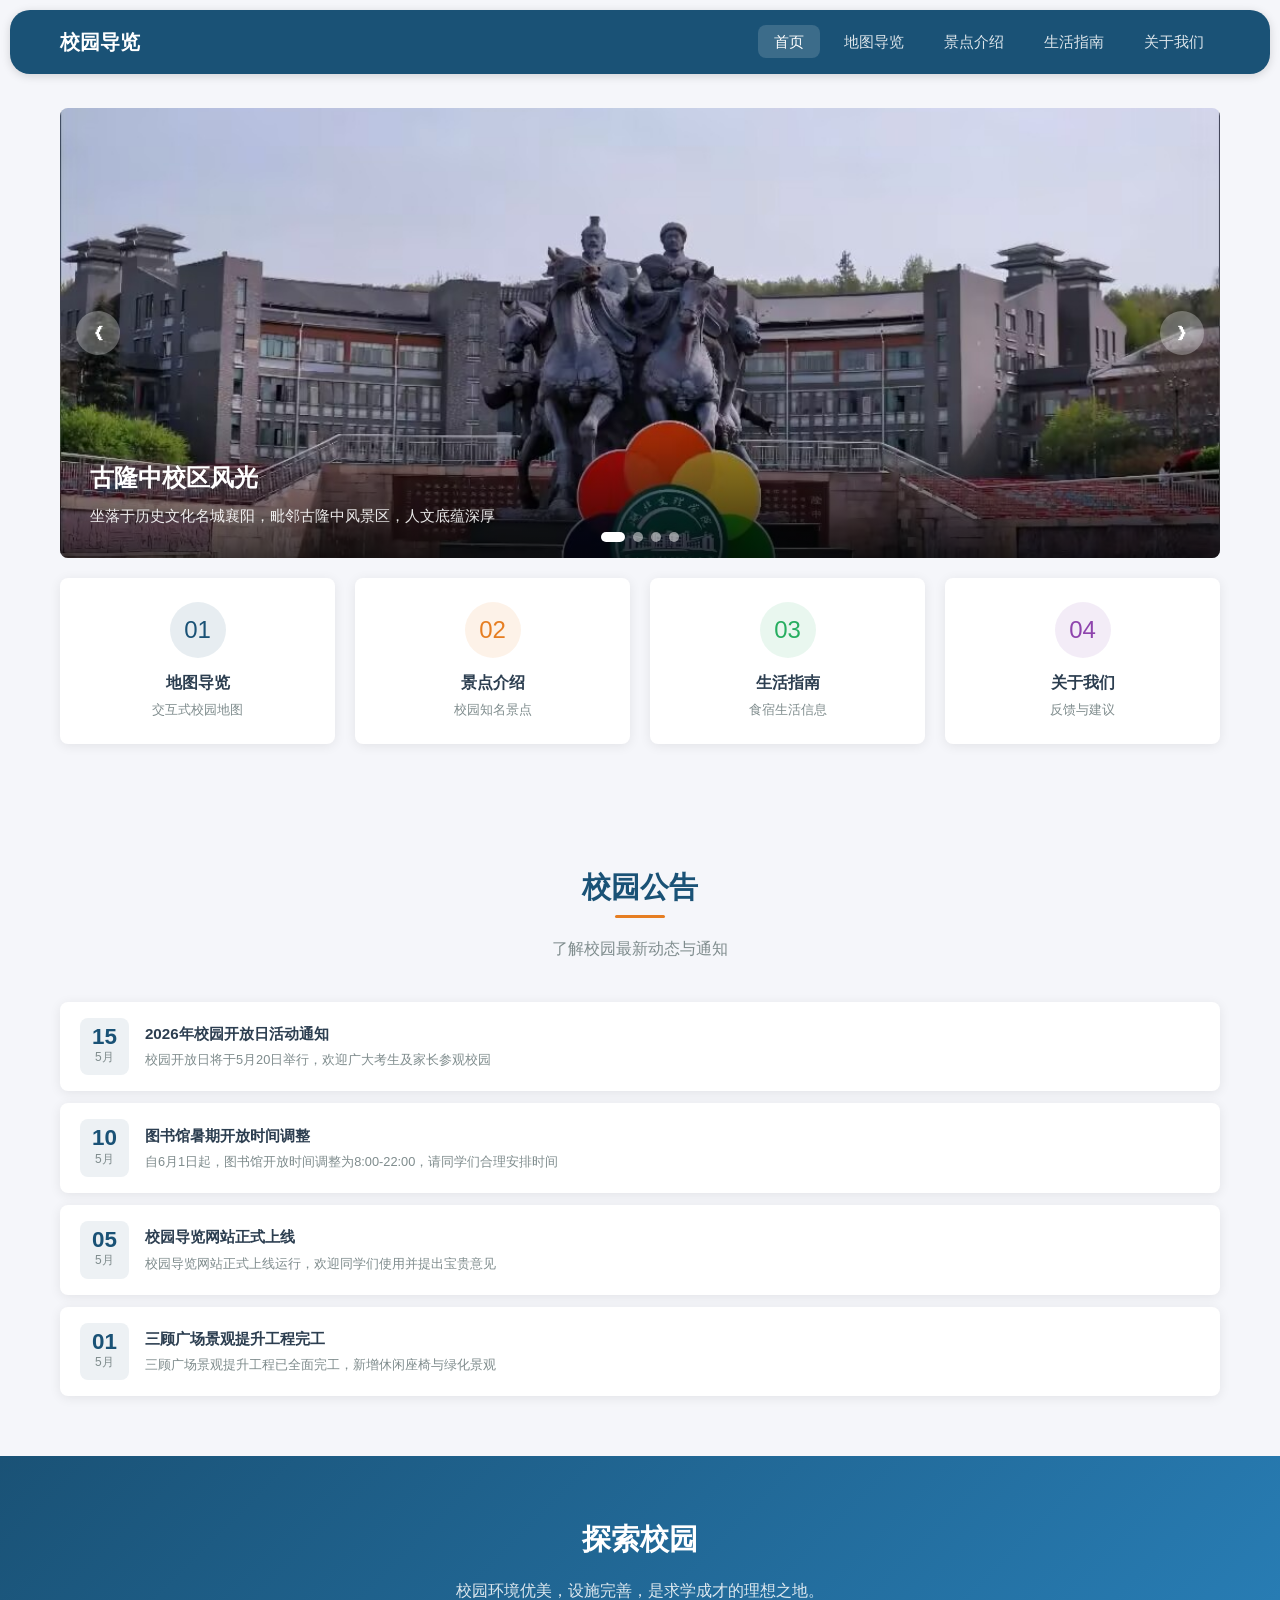
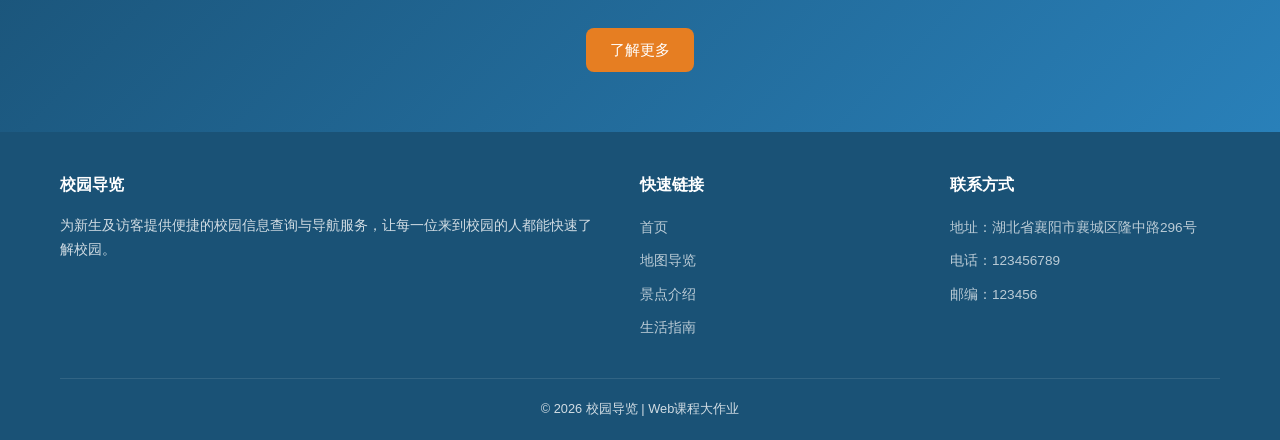
<file: 校园导览网站/index.html>
<!DOCTYPE html>
<html lang="zh-CN">
<head>
  <meta charset="UTF-8">
  <meta name="viewport" content="width=device-width, initial-scale=1.0">
  <title>校园导览</title>
  <link rel="stylesheet" href="css/style.css">
</head>
<body>
  <header>
    <div class="header-inner">
      <a href="index.html" class="logo">
        <span>校园导览</span>
      </a>
      <button class="hamburger" aria-label="菜单">
        <span></span>
        <span></span>
        <span></span>
      </button>
      <nav>
        <ul>
          <li><a href="index.html" class="active">首页</a></li>
          <li><a href="map.html">地图导览</a></li>
          <li><a href="spots.html">景点介绍</a></li>
          <li><a href="life.html">生活指南</a></li>
          <li><a href="about.html">关于我们</a></li>
        </ul>
      </nav>
    </div>
  </header>

  <main>
    <section class="hero" style="padding:0;margin-top:24px;">
      <div class="container">
        <div class="carousel">
          <div class="carousel-track">
            <div class="carousel-slide">
              <img src="images/index-1.jpg" alt="古隆中校区风光">
              <div class="slide-content">
                <h3>古隆中校区风光</h3>
                <p>坐落于历史文化名城襄阳，毗邻古隆中风景区，人文底蕴深厚</p>
              </div>
            </div>
            <div class="carousel-slide">
              <img src="images/index-2.jpg" alt="三顾广场">
              <div class="slide-content">
                <h3>三顾广场</h3>
                <p>取意刘备三顾茅庐，传承求贤若渴的精神</p>
              </div>
            </div>
            <div class="carousel-slide">
              <img src="images/index-3.jpg" alt="图书馆">
              <div class="slide-content">
                <h3>图书馆</h3>
                <p>馆藏丰富，是学子求知问学的理想殿堂</p>
              </div>
            </div>
            <div class="carousel-slide">
              <img src="images/index-4.jpg" alt="校园四季">
              <div class="slide-content">
                <h3>校园四季</h3>
                <p>春赏樱花、夏沐绿荫、秋观银杏、冬览雪景</p>
              </div>
            </div>
          </div>
          <button class="carousel-btn prev" aria-label="上一张">&#10094;</button>
          <button class="carousel-btn next" aria-label="下一张">&#10095;</button>
          <div class="carousel-dots"></div>
        </div>
      </div>
    </section>

    <section>
      <div class="container">
        <div class="quick-nav">
          <a href="map.html" class="quick-nav-item">
            <div class="icon">01</div>
            <h3>地图导览</h3>
            <p>交互式校园地图</p>
          </a>
          <a href="spots.html" class="quick-nav-item">
            <div class="icon">02</div>
            <h3>景点介绍</h3>
            <p>校园知名景点</p>
          </a>
          <a href="life.html" class="quick-nav-item">
            <div class="icon">03</div>
            <h3>生活指南</h3>
            <p>食宿生活信息</p>
          </a>
          <a href="about.html" class="quick-nav-item">
            <div class="icon">04</div>
            <h3>关于我们</h3>
            <p>反馈与建议</p>
          </a>
        </div>
      </div>
    </section>

    <section>
      <div class="container">
        <div class="section-title">
          <h2>校园公告</h2>
          <p>了解校园最新动态与通知</p>
        </div>
        <div class="announce-list">
          <div class="announce-item">
            <div class="announce-date">
              <div class="day">15</div>
              <div class="month">5月</div>
            </div>
            <div class="announce-content">
              <h4>2026年校园开放日活动通知</h4>
              <p>校园开放日将于5月20日举行，欢迎广大考生及家长参观校园</p>
            </div>
          </div>
          <div class="announce-item">
            <div class="announce-date">
              <div class="day">10</div>
              <div class="month">5月</div>
            </div>
            <div class="announce-content">
              <h4>图书馆暑期开放时间调整</h4>
              <p>自6月1日起，图书馆开放时间调整为8:00-22:00，请同学们合理安排时间</p>
            </div>
          </div>
          <div class="announce-item">
            <div class="announce-date">
              <div class="day">05</div>
              <div class="month">5月</div>
            </div>
            <div class="announce-content">
              <h4>校园导览网站正式上线</h4>
              <p>校园导览网站正式上线运行，欢迎同学们使用并提出宝贵意见</p>
            </div>
          </div>
          <div class="announce-item">
            <div class="announce-date">
              <div class="day">01</div>
              <div class="month">5月</div>
            </div>
            <div class="announce-content">
              <h4>三顾广场景观提升工程完工</h4>
              <p>三顾广场景观提升工程已全面完工，新增休闲座椅与绿化景观</p>
            </div>
          </div>
        </div>
      </div>
    </section>

    <section style="background:linear-gradient(135deg,#1a5276,#2980b9);color:#fff;">
      <div class="container" style="text-align:center;">
        <h2 style="font-size:1.8rem;margin-bottom:16px;">探索校园</h2>
        <p style="opacity:0.85;margin-bottom:24px;max-width:600px;margin-left:auto;margin-right:auto;">
          校园环境优美，设施完善，是求学成才的理想之地。
        </p>
        <a href="spots.html" class="btn btn-accent">了解更多</a>
      </div>
    </section>
  </main>

  <footer>
    <div class="footer-inner">
      <div class="footer-grid">
        <div class="footer-col">
          <h4>校园导览</h4>
          <p>为新生及访客提供便捷的校园信息查询与导航服务，让每一位来到校园的人都能快速了解校园。</p>
        </div>
        <div class="footer-col">
          <h4>快速链接</h4>
          <ul>
            <li><a href="index.html">首页</a></li>
            <li><a href="map.html">地图导览</a></li>
            <li><a href="spots.html">景点介绍</a></li>
            <li><a href="life.html">生活指南</a></li>
          </ul>
        </div>
        <div class="footer-col">
          <h4>联系方式</h4>
          <ul>
            <li><a href="#">地址：湖北省襄阳市襄城区隆中路296号</a></li>
            <li><a href="#">电话：123456789</a></li>
            <li><a href="#">邮编：123456</a></li>
          </ul>
        </div>
      </div>
      <div class="footer-bottom">
        <p>&copy; 2026 校园导览 | Web课程大作业</p>
      </div>
    </div>
  </footer>

  <button class="back-to-top" aria-label="返回顶部">&#9650;</button>
  <script src="js/main.js"></script>
</body>
</html>
</file>
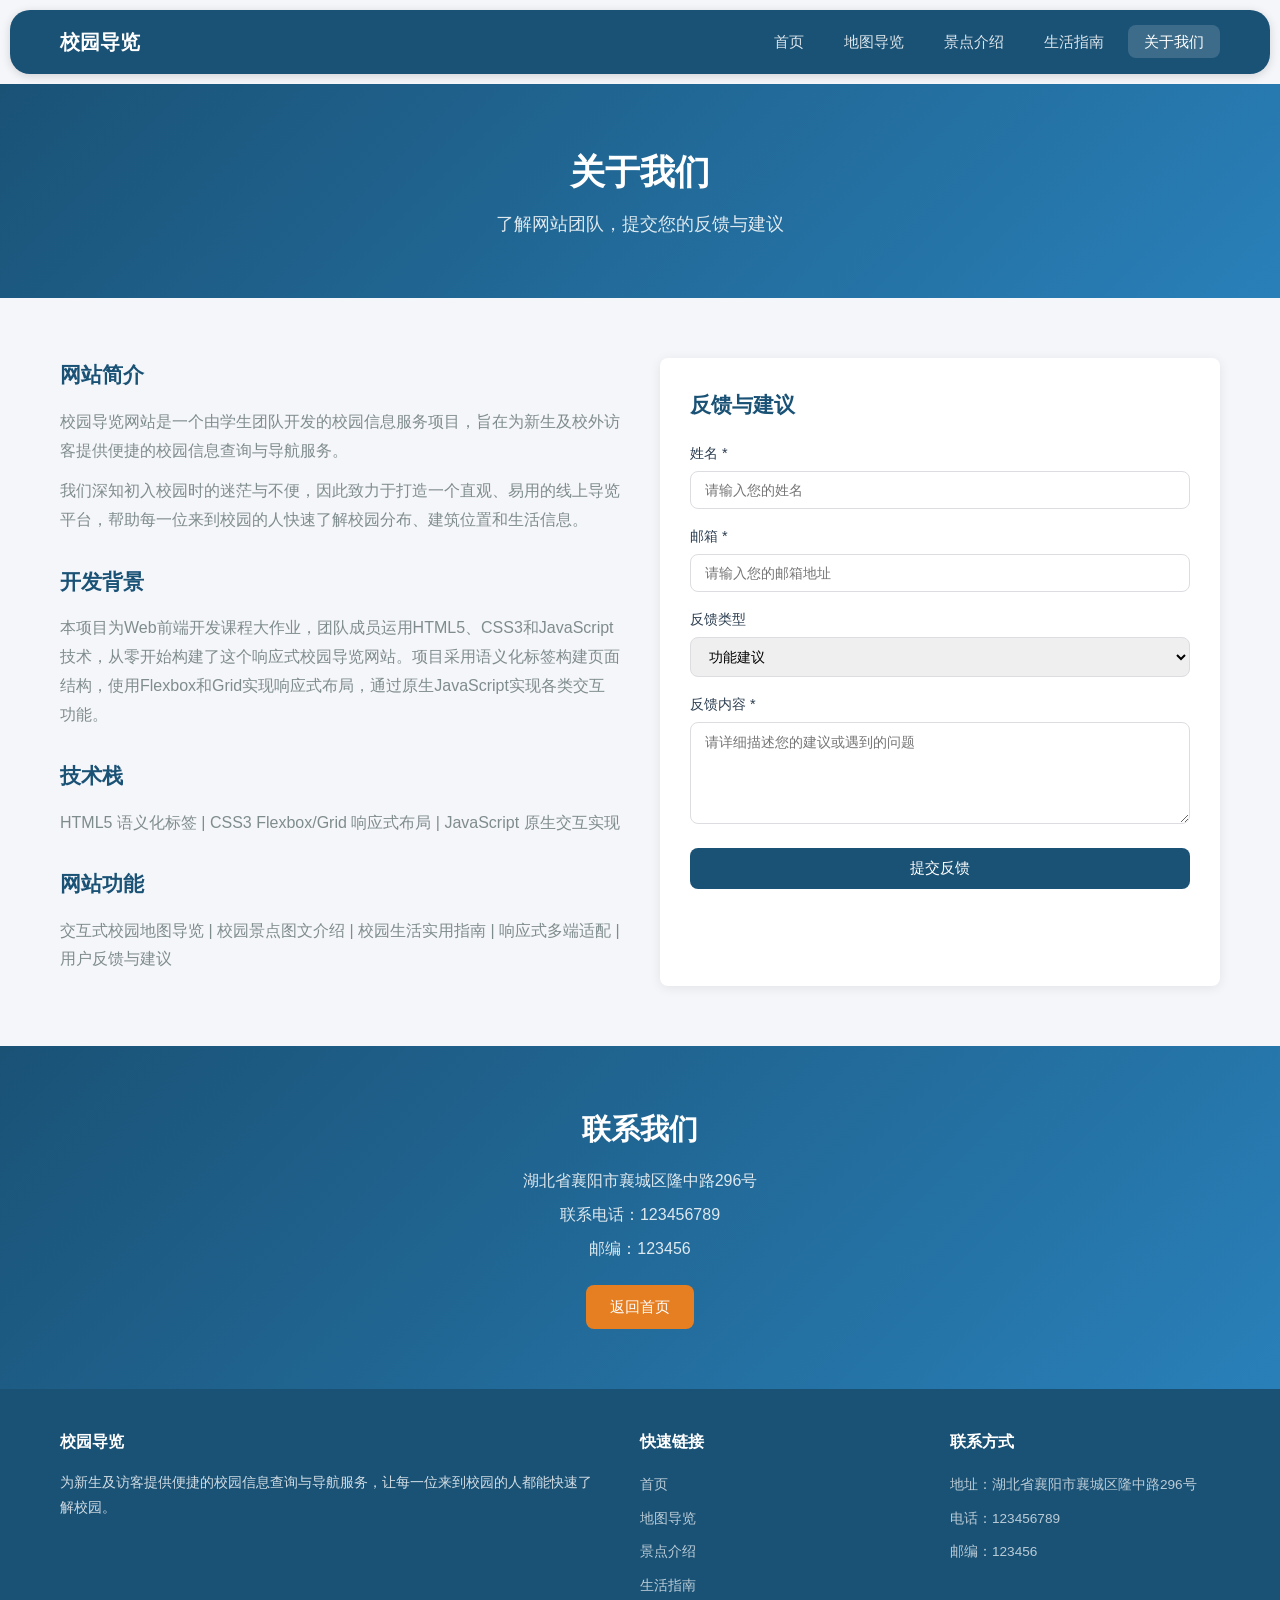
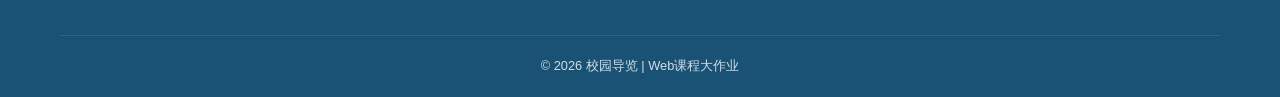
<file: 校园导览网站/about.html>
<!DOCTYPE html>
<html lang="zh-CN">
<head>
  <meta charset="UTF-8">
  <meta name="viewport" content="width=device-width, initial-scale=1.0">
  <title>关于我们 - 校园导览</title>
  <link rel="stylesheet" href="css/style.css">
</head>
<body>
  <header>
    <div class="header-inner">
      <a href="index.html" class="logo">
        <span>校园导览</span>
      </a>
      <button class="hamburger" aria-label="菜单">
        <span></span>
        <span></span>
        <span></span>
      </button>
      <nav>
        <ul>
          <li><a href="index.html">首页</a></li>
          <li><a href="map.html">地图导览</a></li>
          <li><a href="spots.html">景点介绍</a></li>
          <li><a href="life.html">生活指南</a></li>
          <li><a href="about.html" class="active">关于我们</a></li>
        </ul>
      </nav>
    </div>
  </header>

  <main>
    <div class="page-banner">
      <h1>关于我们</h1>
      <p>了解网站团队，提交您的反馈与建议</p>
    </div>

    <section>
      <div class="container">
        <div class="about-content">
          <div class="about-info">
            <h3>网站简介</h3>
            <p>校园导览网站是一个由学生团队开发的校园信息服务项目，旨在为新生及校外访客提供便捷的校园信息查询与导航服务。</p>
            <p>我们深知初入校园时的迷茫与不便，因此致力于打造一个直观、易用的线上导览平台，帮助每一位来到校园的人快速了解校园分布、建筑位置和生活信息。</p>

            <h3 style="margin-top:30px;">开发背景</h3>
            <p>本项目为Web前端开发课程大作业，团队成员运用HTML5、CSS3和JavaScript技术，从零开始构建了这个响应式校园导览网站。项目采用语义化标签构建页面结构，使用Flexbox和Grid实现响应式布局，通过原生JavaScript实现各类交互功能。</p>

            <h3 style="margin-top:30px;">技术栈</h3>
            <p>HTML5 语义化标签 | CSS3 Flexbox/Grid 响应式布局 | JavaScript 原生交互实现</p>

            <h3 style="margin-top:30px;">网站功能</h3>
            <p>交互式校园地图导览 | 校园景点图文介绍 | 校园生活实用指南 | 响应式多端适配 | 用户反馈与建议</p>
          </div>

          <div class="feedback-form">
            <h3>反馈与建议</h3>
            <form>
              <div class="form-group">
                <label for="name">姓名 *</label>
                <input type="text" id="name" placeholder="请输入您的姓名" required>
              </div>
              <div class="form-group">
                <label for="email">邮箱 *</label>
                <input type="email" id="email" placeholder="请输入您的邮箱地址" required>
              </div>
              <div class="form-group">
                <label for="type">反馈类型</label>
                <select id="type">
                  <option value="suggestion">功能建议</option>
                  <option value="bug">问题反馈</option>
                  <option value="content">内容纠错</option>
                  <option value="other">其他</option>
                </select>
              </div>
              <div class="form-group">
                <label for="message">反馈内容 *</label>
                <textarea id="message" rows="5" placeholder="请详细描述您的建议或遇到的问题" required></textarea>
              </div>
              <button type="submit" class="btn btn-primary" style="width:100%;">提交反馈</button>
            </form>
          </div>
        </div>
      </div>
    </section>

    <section style="background:linear-gradient(135deg,#1a5276,#2980b9);color:#fff;">
      <div class="container" style="text-align:center;">
        <h2 style="font-size:1.8rem;margin-bottom:16px;">联系我们</h2>
        <p style="opacity:0.85;margin-bottom:8px;">湖北省襄阳市襄城区隆中路296号</p>
        <p style="opacity:0.85;margin-bottom:8px;">联系电话：123456789</p>
        <p style="opacity:0.85;margin-bottom:24px;">邮编：123456</p>
        <a href="index.html" class="btn btn-accent">返回首页</a>
      </div>
    </section>
  </main>

  <footer>
    <div class="footer-inner">
      <div class="footer-grid">
        <div class="footer-col">
          <h4>校园导览</h4>
          <p>为新生及访客提供便捷的校园信息查询与导航服务，让每一位来到校园的人都能快速了解校园。</p>
        </div>
        <div class="footer-col">
          <h4>快速链接</h4>
          <ul>
            <li><a href="index.html">首页</a></li>
            <li><a href="map.html">地图导览</a></li>
            <li><a href="spots.html">景点介绍</a></li>
            <li><a href="life.html">生活指南</a></li>
          </ul>
        </div>
        <div class="footer-col">
          <h4>联系方式</h4>
          <ul>
            <li><a href="#">地址：湖北省襄阳市襄城区隆中路296号</a></li>
            <li><a href="#">电话：123456789</a></li>
            <li><a href="#">邮编：123456</a></li>
          </ul>
        </div>
      </div>
      <div class="footer-bottom">
        <p>&copy; 2026 校园导览 | Web课程大作业</p>
      </div>
    </div>
  </footer>

  <button class="back-to-top" aria-label="返回顶部">&#9650;</button>
  <script src="js/main.js"></script>
</body>
</html>
</file>
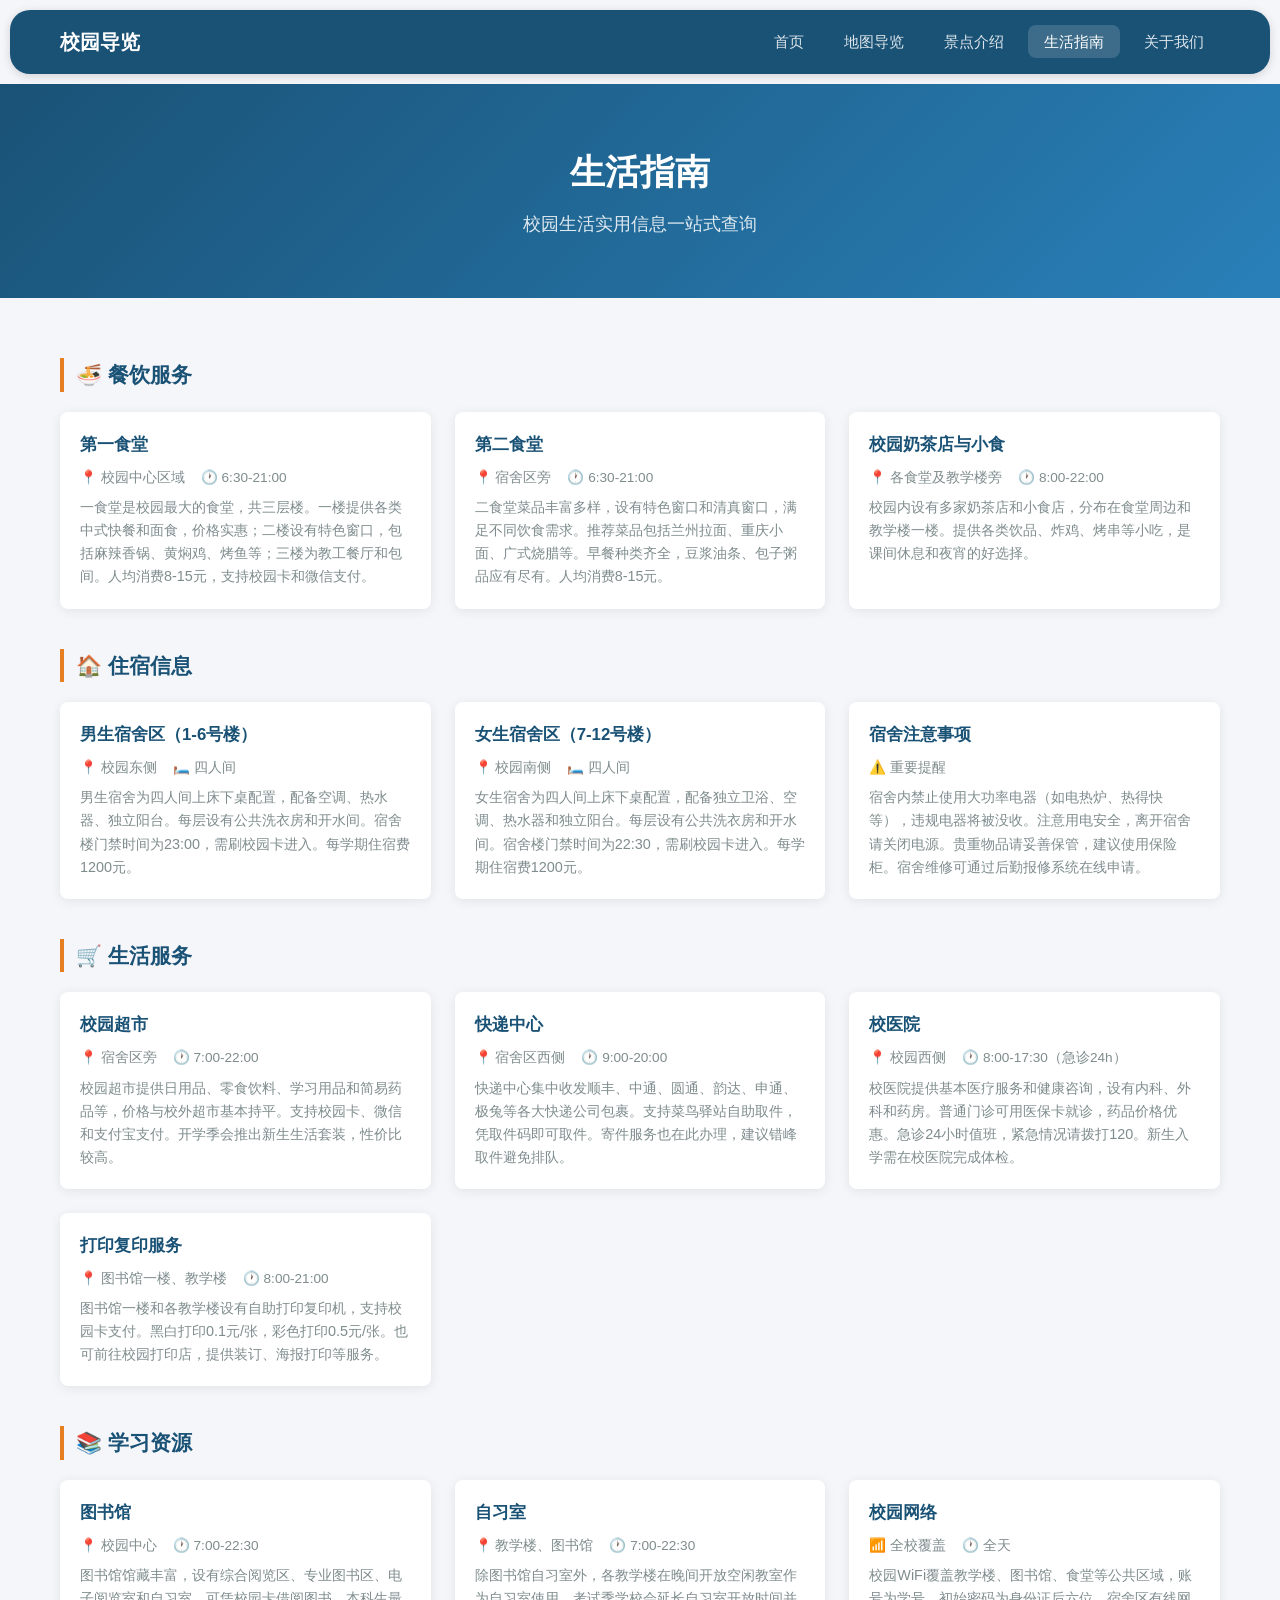
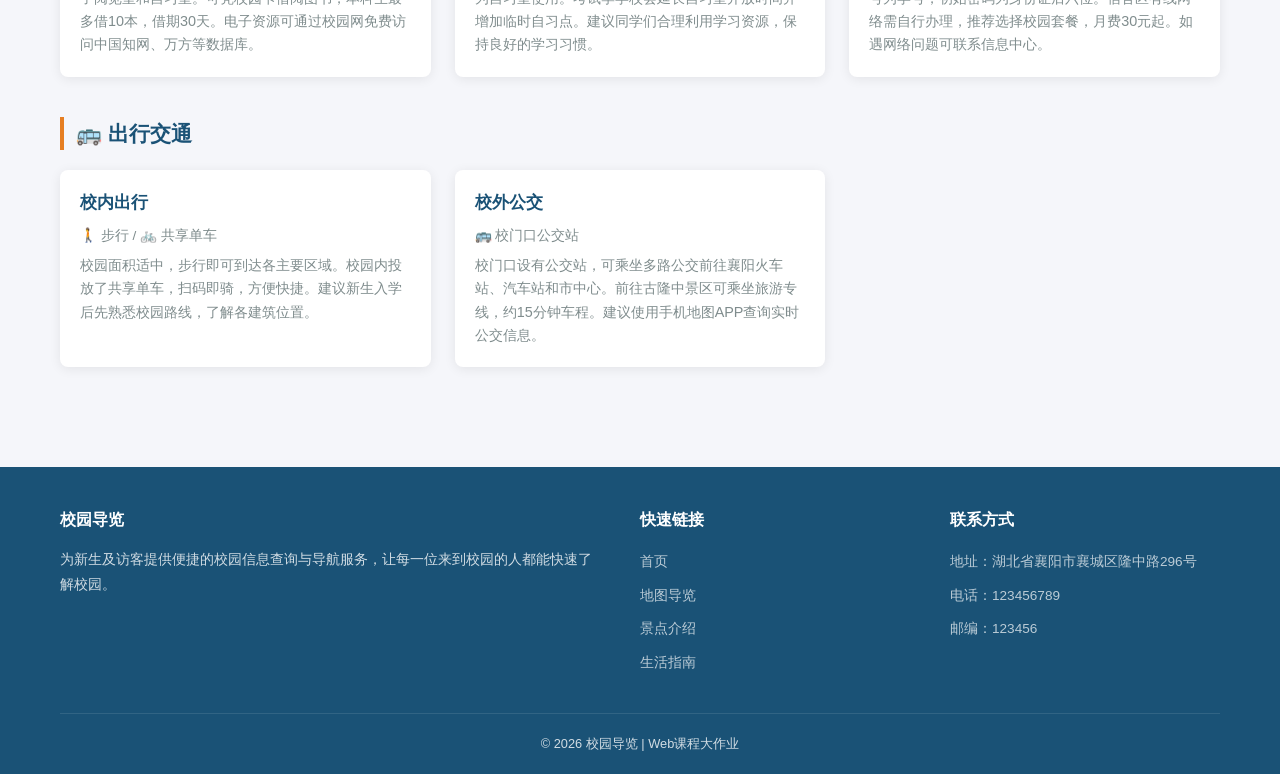
<file: 校园导览网站/life.html>
<!DOCTYPE html>
<html lang="zh-CN">
<head>
  <meta charset="UTF-8">
  <meta name="viewport" content="width=device-width, initial-scale=1.0">
  <title>生活指南 - 校园导览</title>
  <link rel="stylesheet" href="css/style.css">
</head>
<body>
  <header>
    <div class="header-inner">
      <a href="index.html" class="logo">
        <span>校园导览</span>
      </a>
      <button class="hamburger" aria-label="菜单">
        <span></span>
        <span></span>
        <span></span>
      </button>
      <nav>
        <ul>
          <li><a href="index.html">首页</a></li>
          <li><a href="map.html">地图导览</a></li>
          <li><a href="spots.html">景点介绍</a></li>
          <li><a href="life.html" class="active">生活指南</a></li>
          <li><a href="about.html">关于我们</a></li>
        </ul>
      </nav>
    </div>
  </header>

  <main>
    <div class="page-banner">
      <h1>生活指南</h1>
      <p>校园生活实用信息一站式查询</p>
    </div>

    <section>
      <div class="container">
        <div class="life-category">
          <h3>🍜 餐饮服务</h3>
          <div class="card-grid">
            <div class="life-item">
              <h4>第一食堂</h4>
              <div class="meta">
                <span>📍 校园中心区域</span>
                <span>🕐 6:30-21:00</span>
              </div>
              <p>一食堂是校园最大的食堂，共三层楼。一楼提供各类中式快餐和面食，价格实惠；二楼设有特色窗口，包括麻辣香锅、黄焖鸡、烤鱼等；三楼为教工餐厅和包间。人均消费8-15元，支持校园卡和微信支付。</p>
            </div>
            <div class="life-item">
              <h4>第二食堂</h4>
              <div class="meta">
                <span>📍 宿舍区旁</span>
                <span>🕐 6:30-21:00</span>
              </div>
              <p>二食堂菜品丰富多样，设有特色窗口和清真窗口，满足不同饮食需求。推荐菜品包括兰州拉面、重庆小面、广式烧腊等。早餐种类齐全，豆浆油条、包子粥品应有尽有。人均消费8-15元。</p>
            </div>
            <div class="life-item">
              <h4>校园奶茶店与小食</h4>
              <div class="meta">
                <span>📍 各食堂及教学楼旁</span>
                <span>🕐 8:00-22:00</span>
              </div>
              <p>校园内设有多家奶茶店和小食店，分布在食堂周边和教学楼一楼。提供各类饮品、炸鸡、烤串等小吃，是课间休息和夜宵的好选择。</p>
            </div>
          </div>
        </div>

        <div class="life-category">
          <h3>🏠 住宿信息</h3>
          <div class="card-grid">
            <div class="life-item">
              <h4>男生宿舍区（1-6号楼）</h4>
              <div class="meta">
                <span>📍 校园东侧</span>
                <span>🛏️ 四人间</span>
              </div>
              <p>男生宿舍为四人间上床下桌配置，配备空调、热水器、独立阳台。每层设有公共洗衣房和开水间。宿舍楼门禁时间为23:00，需刷校园卡进入。每学期住宿费1200元。</p>
            </div>
            <div class="life-item">
              <h4>女生宿舍区（7-12号楼）</h4>
              <div class="meta">
                <span>📍 校园南侧</span>
                <span>🛏️ 四人间</span>
              </div>
              <p>女生宿舍为四人间上床下桌配置，配备独立卫浴、空调、热水器和独立阳台。每层设有公共洗衣房和开水间。宿舍楼门禁时间为22:30，需刷校园卡进入。每学期住宿费1200元。</p>
            </div>
            <div class="life-item">
              <h4>宿舍注意事项</h4>
              <div class="meta">
                <span>⚠️ 重要提醒</span>
              </div>
              <p>宿舍内禁止使用大功率电器（如电热炉、热得快等），违规电器将被没收。注意用电安全，离开宿舍请关闭电源。贵重物品请妥善保管，建议使用保险柜。宿舍维修可通过后勤报修系统在线申请。</p>
            </div>
          </div>
        </div>

        <div class="life-category">
          <h3>🛒 生活服务</h3>
          <div class="card-grid">
            <div class="life-item">
              <h4>校园超市</h4>
              <div class="meta">
                <span>📍 宿舍区旁</span>
                <span>🕐 7:00-22:00</span>
              </div>
              <p>校园超市提供日用品、零食饮料、学习用品和简易药品等，价格与校外超市基本持平。支持校园卡、微信和支付宝支付。开学季会推出新生生活套装，性价比较高。</p>
            </div>
            <div class="life-item">
              <h4>快递中心</h4>
              <div class="meta">
                <span>📍 宿舍区西侧</span>
                <span>🕐 9:00-20:00</span>
              </div>
              <p>快递中心集中收发顺丰、中通、圆通、韵达、申通、极兔等各大快递公司包裹。支持菜鸟驿站自助取件，凭取件码即可取件。寄件服务也在此办理，建议错峰取件避免排队。</p>
            </div>
            <div class="life-item">
              <h4>校医院</h4>
              <div class="meta">
                <span>📍 校园西侧</span>
                <span>🕐 8:00-17:30（急诊24h）</span>
              </div>
              <p>校医院提供基本医疗服务和健康咨询，设有内科、外科和药房。普通门诊可用医保卡就诊，药品价格优惠。急诊24小时值班，紧急情况请拨打120。新生入学需在校医院完成体检。</p>
            </div>
            <div class="life-item">
              <h4>打印复印服务</h4>
              <div class="meta">
                <span>📍 图书馆一楼、教学楼</span>
                <span>🕐 8:00-21:00</span>
              </div>
              <p>图书馆一楼和各教学楼设有自助打印复印机，支持校园卡支付。黑白打印0.1元/张，彩色打印0.5元/张。也可前往校园打印店，提供装订、海报打印等服务。</p>
            </div>
          </div>
        </div>

        <div class="life-category">
          <h3>📚 学习资源</h3>
          <div class="card-grid">
            <div class="life-item">
              <h4>图书馆</h4>
              <div class="meta">
                <span>📍 校园中心</span>
                <span>🕐 7:00-22:30</span>
              </div>
              <p>图书馆馆藏丰富，设有综合阅览区、专业图书区、电子阅览室和自习室。可凭校园卡借阅图书，本科生最多借10本，借期30天。电子资源可通过校园网免费访问中国知网、万方等数据库。</p>
            </div>
            <div class="life-item">
              <h4>自习室</h4>
              <div class="meta">
                <span>📍 教学楼、图书馆</span>
                <span>🕐 7:00-22:30</span>
              </div>
              <p>除图书馆自习室外，各教学楼在晚间开放空闲教室作为自习室使用。考试季学校会延长自习室开放时间并增加临时自习点。建议同学们合理利用学习资源，保持良好的学习习惯。</p>
            </div>
            <div class="life-item">
              <h4>校园网络</h4>
              <div class="meta">
                <span>📶 全校覆盖</span>
                <span>🕐 全天</span>
              </div>
              <p>校园WiFi覆盖教学楼、图书馆、食堂等公共区域，账号为学号，初始密码为身份证后六位。宿舍区有线网络需自行办理，推荐选择校园套餐，月费30元起。如遇网络问题可联系信息中心。</p>
            </div>
          </div>
        </div>

        <div class="life-category">
          <h3>🚌 出行交通</h3>
          <div class="card-grid">
            <div class="life-item">
              <h4>校内出行</h4>
              <div class="meta">
                <span>🚶 步行 / 🚲 共享单车</span>
              </div>
              <p>校园面积适中，步行即可到达各主要区域。校园内投放了共享单车，扫码即骑，方便快捷。建议新生入学后先熟悉校园路线，了解各建筑位置。</p>
            </div>
            <div class="life-item">
              <h4>校外公交</h4>
              <div class="meta">
                <span>🚌 校门口公交站</span>
              </div>
              <p>校门口设有公交站，可乘坐多路公交前往襄阳火车站、汽车站和市中心。前往古隆中景区可乘坐旅游专线，约15分钟车程。建议使用手机地图APP查询实时公交信息。</p>
            </div>
          </div>
        </div>
      </div>
    </section>
  </main>

  <footer>
    <div class="footer-inner">
      <div class="footer-grid">
        <div class="footer-col">
          <h4>校园导览</h4>
          <p>为新生及访客提供便捷的校园信息查询与导航服务，让每一位来到校园的人都能快速了解校园。</p>
        </div>
        <div class="footer-col">
          <h4>快速链接</h4>
          <ul>
            <li><a href="index.html">首页</a></li>
            <li><a href="map.html">地图导览</a></li>
            <li><a href="spots.html">景点介绍</a></li>
            <li><a href="life.html">生活指南</a></li>
          </ul>
        </div>
        <div class="footer-col">
          <h4>联系方式</h4>
          <ul>
            <li><a href="#">地址：湖北省襄阳市襄城区隆中路296号</a></li>
            <li><a href="#">电话：123456789</a></li>
            <li><a href="#">邮编：123456</a></li>
          </ul>
        </div>
      </div>
      <div class="footer-bottom">
        <p>&copy; 2026 校园导览 | Web课程大作业</p>
      </div>
    </div>
  </footer>

  <button class="back-to-top" aria-label="返回顶部">&#9650;</button>
  <script src="js/main.js"></script>
</body>
</html>
</file>
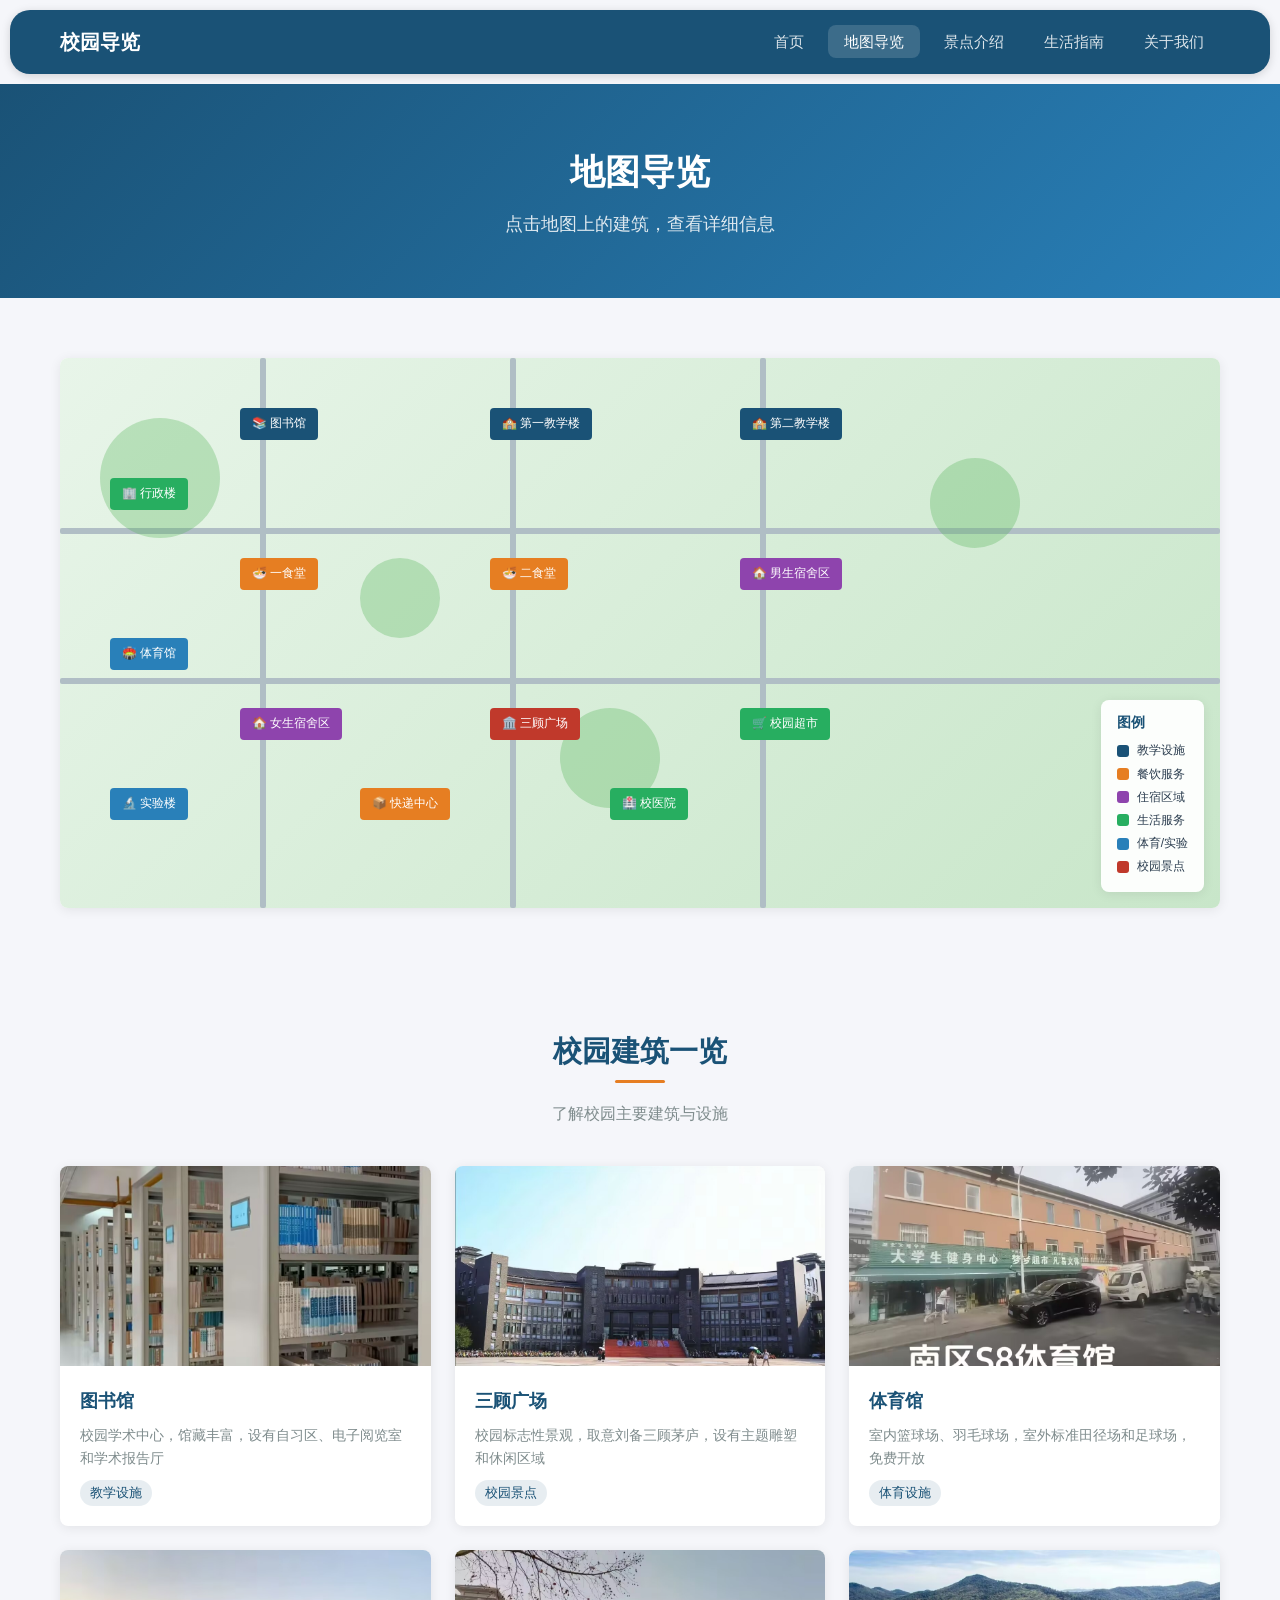
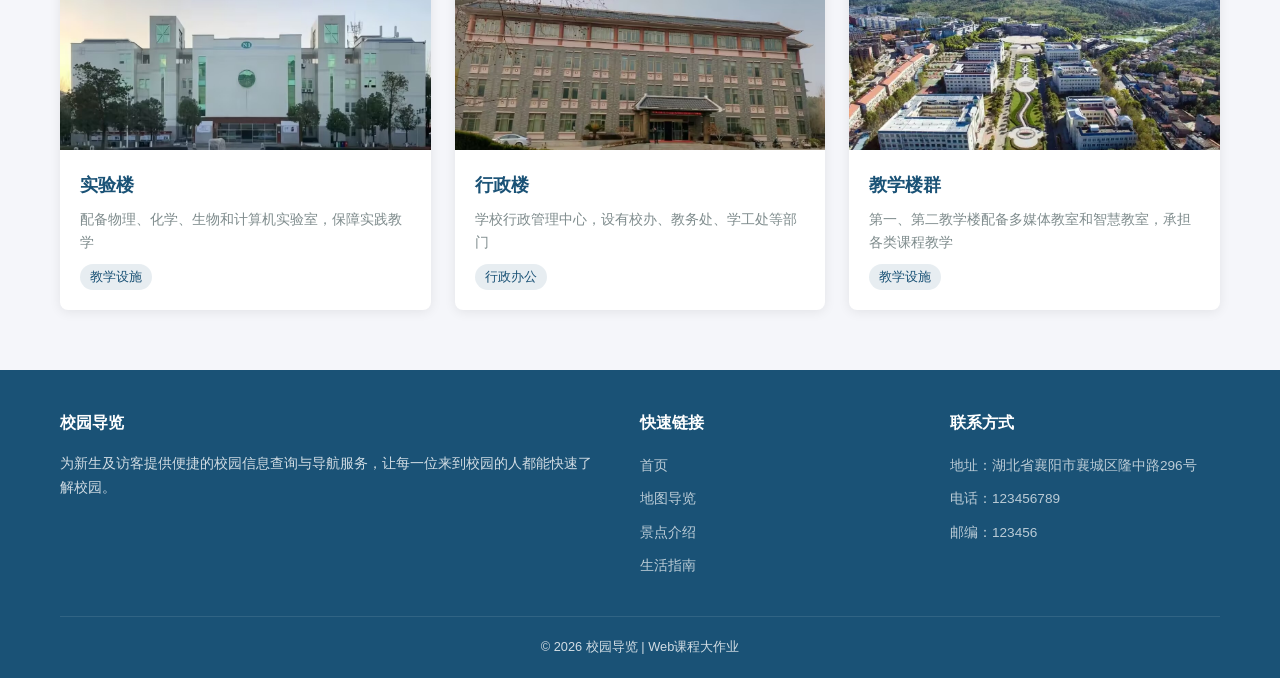
<file: 校园导览网站/map.html>
<!DOCTYPE html>
<html lang="zh-CN">
<head>
  <meta charset="UTF-8">
  <meta name="viewport" content="width=device-width, initial-scale=1.0">
  <title>地图导览 - 校园导览</title>
  <link rel="stylesheet" href="css/style.css">
</head>
<body>
  <header>
    <div class="header-inner">
      <a href="index.html" class="logo">
        <span>校园导览</span>
      </a>
      <button class="hamburger" aria-label="菜单">
        <span></span>
        <span></span>
        <span></span>
      </button>
      <nav>
        <ul>
          <li><a href="index.html">首页</a></li>
          <li><a href="map.html" class="active">地图导览</a></li>
          <li><a href="spots.html">景点介绍</a></li>
          <li><a href="life.html">生活指南</a></li>
          <li><a href="about.html">关于我们</a></li>
        </ul>
      </nav>
    </div>
  </header>

  <main>
    <div class="page-banner">
      <h1>地图导览</h1>
      <p>点击地图上的建筑，查看详细信息</p>
    </div>

    <section>
      <div class="container">
        <div class="campus-map-container">
          <div class="campus-map">
            <div class="map-green" style="width:120px;height:120px;top:60px;left:40px;"></div>
            <div class="map-green" style="width:80px;height:80px;top:200px;left:300px;"></div>
            <div class="map-green" style="width:100px;height:100px;top:350px;left:500px;"></div>
            <div class="map-green" style="width:90px;height:90px;top:100px;right:200px;"></div>

            <div class="map-road" style="width:100%;height:6px;top:170px;left:0;"></div>
            <div class="map-road" style="width:100%;height:6px;top:320px;left:0;"></div>
            <div class="map-road" style="width:6px;height:100%;top:0;left:200px;"></div>
            <div class="map-road" style="width:6px;height:100%;top:0;left:450px;"></div>
            <div class="map-road" style="width:6px;height:100%;top:0;left:700px;"></div>

            <div class="map-building" style="top:50px;left:180px;background:#1a5276;"
                 data-name="图书馆" data-category="教学设施" data-desc="图书馆是校园的学术中心，馆藏图书丰富，设有自习区、电子阅览室和学术报告厅，开放时间为7:00-22:30。">
              📚 图书馆
            </div>
            <div class="map-building" style="top:50px;left:430px;background:#1a5276;"
                 data-name="第一教学楼" data-category="教学设施" data-desc="第一教学楼是学校主要的教学场所之一，配备多媒体教室和智慧教室，承担大部分公共基础课程教学。">
              🏫 第一教学楼
            </div>
            <div class="map-building" style="top:50px;left:680px;background:#1a5276;"
                 data-name="第二教学楼" data-category="教学设施" data-desc="第二教学楼主要用于专业课教学，设有各类实验室和实训室，设备先进齐全。">
              🏫 第二教学楼
            </div>
            <div class="map-building" style="top:120px;left:50px;background:#27ae60;"
                 data-name="行政楼" data-category="行政办公" data-desc="行政楼是学校行政管理中心，设有校办、教务处、学工处等主要职能部门。">
              🏢 行政楼
            </div>
            <div class="map-building" style="top:200px;left:180px;background:#e67e22;"
                 data-name="一食堂" data-category="餐饮服务" data-desc="一食堂位于校园中心区域，提供各类中式快餐、面食和小吃，价格实惠，人均消费8-15元。">
              🍜 一食堂
            </div>
            <div class="map-building" style="top:200px;left:430px;background:#e67e22;"
                 data-name="二食堂" data-category="餐饮服务" data-desc="二食堂菜品丰富多样，设有特色窗口和清真窗口，满足不同饮食需求，人均消费8-15元。">
              🍜 二食堂
            </div>
            <div class="map-building" style="top:200px;left:680px;background:#8e44ad;"
                 data-name="男生宿舍区" data-category="住宿区域" data-desc="男生宿舍区含1-6号宿舍楼，四人间上床下桌，配备空调、热水器，每层设有公共洗衣房。">
              🏠 男生宿舍区
            </div>
            <div class="map-building" style="top:280px;left:50px;background:#2980b9;"
                 data-name="体育馆" data-category="体育设施" data-desc="体育馆内设篮球场、羽毛球场和乒乓球室，室外有标准田径场和足球场，免费对师生开放。">
              🏟️ 体育馆
            </div>
            <div class="map-building" style="top:350px;left:180px;background:#8e44ad;"
                 data-name="女生宿舍区" data-category="住宿区域" data-desc="女生宿舍区含7-12号宿舍楼，四人间上床下桌，配备独立卫浴、空调和热水器。">
              🏠 女生宿舍区
            </div>
            <div class="map-building" style="top:350px;left:430px;background:#c0392b;"
                 data-name="三顾广场" data-category="校园景点" data-desc="三顾广场是校园标志性景观，取意刘备三顾茅庐的典故，广场中央设有主题雕塑，是师生休憩和活动的重要场所。">
              🏛️ 三顾广场
            </div>
            <div class="map-building" style="top:350px;left:680px;background:#27ae60;"
                 data-name="校园超市" data-category="生活服务" data-desc="校园超市位于宿舍区旁，提供日用品、零食饮料和学习用品，营业时间7:00-22:00。">
              🛒 校园超市
            </div>
            <div class="map-building" style="top:430px;left:50px;background:#2980b9;"
                 data-name="实验楼" data-category="教学设施" data-desc="实验楼配备各类专业实验室，包括物理、化学、生物和计算机实验室，为实践教学提供保障。">
              🔬 实验楼
            </div>
            <div class="map-building" style="top:430px;left:300px;background:#e67e22;"
                 data-name="快递中心" data-category="生活服务" data-desc="快递中心集中收发各大快递公司包裹，取件时间9:00-20:00，支持菜鸟驿站自助取件。">
              📦 快递中心
            </div>
            <div class="map-building" style="top:430px;left:550px;background:#27ae60;"
                 data-name="校医院" data-category="生活服务" data-desc="校医院提供基本医疗服务和健康咨询，设有内科、外科和药房，急诊24小时值班。">
              🏥 校医院
            </div>

            <div class="map-legend">
              <h4>图例</h4>
              <div class="map-legend-item"><div class="dot" style="background:#1a5276;"></div>教学设施</div>
              <div class="map-legend-item"><div class="dot" style="background:#e67e22;"></div>餐饮服务</div>
              <div class="map-legend-item"><div class="dot" style="background:#8e44ad;"></div>住宿区域</div>
              <div class="map-legend-item"><div class="dot" style="background:#27ae60;"></div>生活服务</div>
              <div class="map-legend-item"><div class="dot" style="background:#2980b9;"></div>体育/实验</div>
              <div class="map-legend-item"><div class="dot" style="background:#c0392b;"></div>校园景点</div>
            </div>
          </div>

          <div class="map-info-panel">
            <button class="close-btn">&times;</button>
            <h3>建筑名称</h3>
            <span class="card-tag category">分类</span>
            <p class="desc" style="margin-top:12px;">建筑介绍信息</p>
          </div>
        </div>
      </div>
    </section>

    <section>
      <div class="container">
        <div class="section-title">
          <h2>校园建筑一览</h2>
          <p>了解校园主要建筑与设施</p>
        </div>
        <div class="card-grid">
          <div class="card">
            <div class="card-img"><img src="images/index-3.jpg" alt="图书馆"></div>
            <div class="card-body">
              <h3>图书馆</h3>
              <p>校园学术中心，馆藏丰富，设有自习区、电子阅览室和学术报告厅</p>
              <span class="card-tag">教学设施</span>
            </div>
          </div>
          <div class="card">
            <div class="card-img"><img src="images/index-2.jpg" alt="三顾广场"></div>
            <div class="card-body">
              <h3>三顾广场</h3>
              <p>校园标志性景观，取意刘备三顾茅庐，设有主题雕塑和休闲区域</p>
              <span class="card-tag">校园景点</span>
            </div>
          </div>
          <div class="card">
            <div class="card-img"><img src="images/map-1.jpg" alt="体育馆"></div>
            <div class="card-body">
              <h3>体育馆</h3>
              <p>室内篮球场、羽毛球场，室外标准田径场和足球场，免费开放</p>
              <span class="card-tag">体育设施</span>
            </div>
          </div>
          <div class="card">
            <div class="card-img"><img src="images/map-2.jpg" alt="实验楼"></div>
            <div class="card-body">
              <h3>实验楼</h3>
              <p>配备物理、化学、生物和计算机实验室，保障实践教学</p>
              <span class="card-tag">教学设施</span>
            </div>
          </div>
          <div class="card">
            <div class="card-img"><img src="images/map-3.jpg" alt="行政楼"></div>
            <div class="card-body">
              <h3>行政楼</h3>
              <p>学校行政管理中心，设有校办、教务处、学工处等部门</p>
              <span class="card-tag">行政办公</span>
            </div>
          </div>
          <div class="card">
            <div class="card-img"><img src="images/map-4.jpg" alt="教学楼群"></div>
            <div class="card-body">
              <h3>教学楼群</h3>
              <p>第一、第二教学楼配备多媒体教室和智慧教室，承担各类课程教学</p>
              <span class="card-tag">教学设施</span>
            </div>
          </div>
        </div>
      </div>
    </section>
  </main>

  <footer>
    <div class="footer-inner">
      <div class="footer-grid">
        <div class="footer-col">
          <h4>校园导览</h4>
          <p>为新生及访客提供便捷的校园信息查询与导航服务，让每一位来到校园的人都能快速了解校园。</p>
        </div>
        <div class="footer-col">
          <h4>快速链接</h4>
          <ul>
            <li><a href="index.html">首页</a></li>
            <li><a href="map.html">地图导览</a></li>
            <li><a href="spots.html">景点介绍</a></li>
            <li><a href="life.html">生活指南</a></li>
          </ul>
        </div>
        <div class="footer-col">
          <h4>联系方式</h4>
          <ul>
            <li><a href="#">地址：湖北省襄阳市襄城区隆中路296号</a></li>
            <li><a href="#">电话：123456789</a></li>
            <li><a href="#">邮编：123456</a></li>
          </ul>
        </div>
      </div>
      <div class="footer-bottom">
        <p>&copy; 2026 校园导览 | Web课程大作业</p>
      </div>
    </div>
  </footer>

  <button class="back-to-top" aria-label="返回顶部">&#9650;</button>
  <script src="js/main.js"></script>
</body>
</html>
</file>
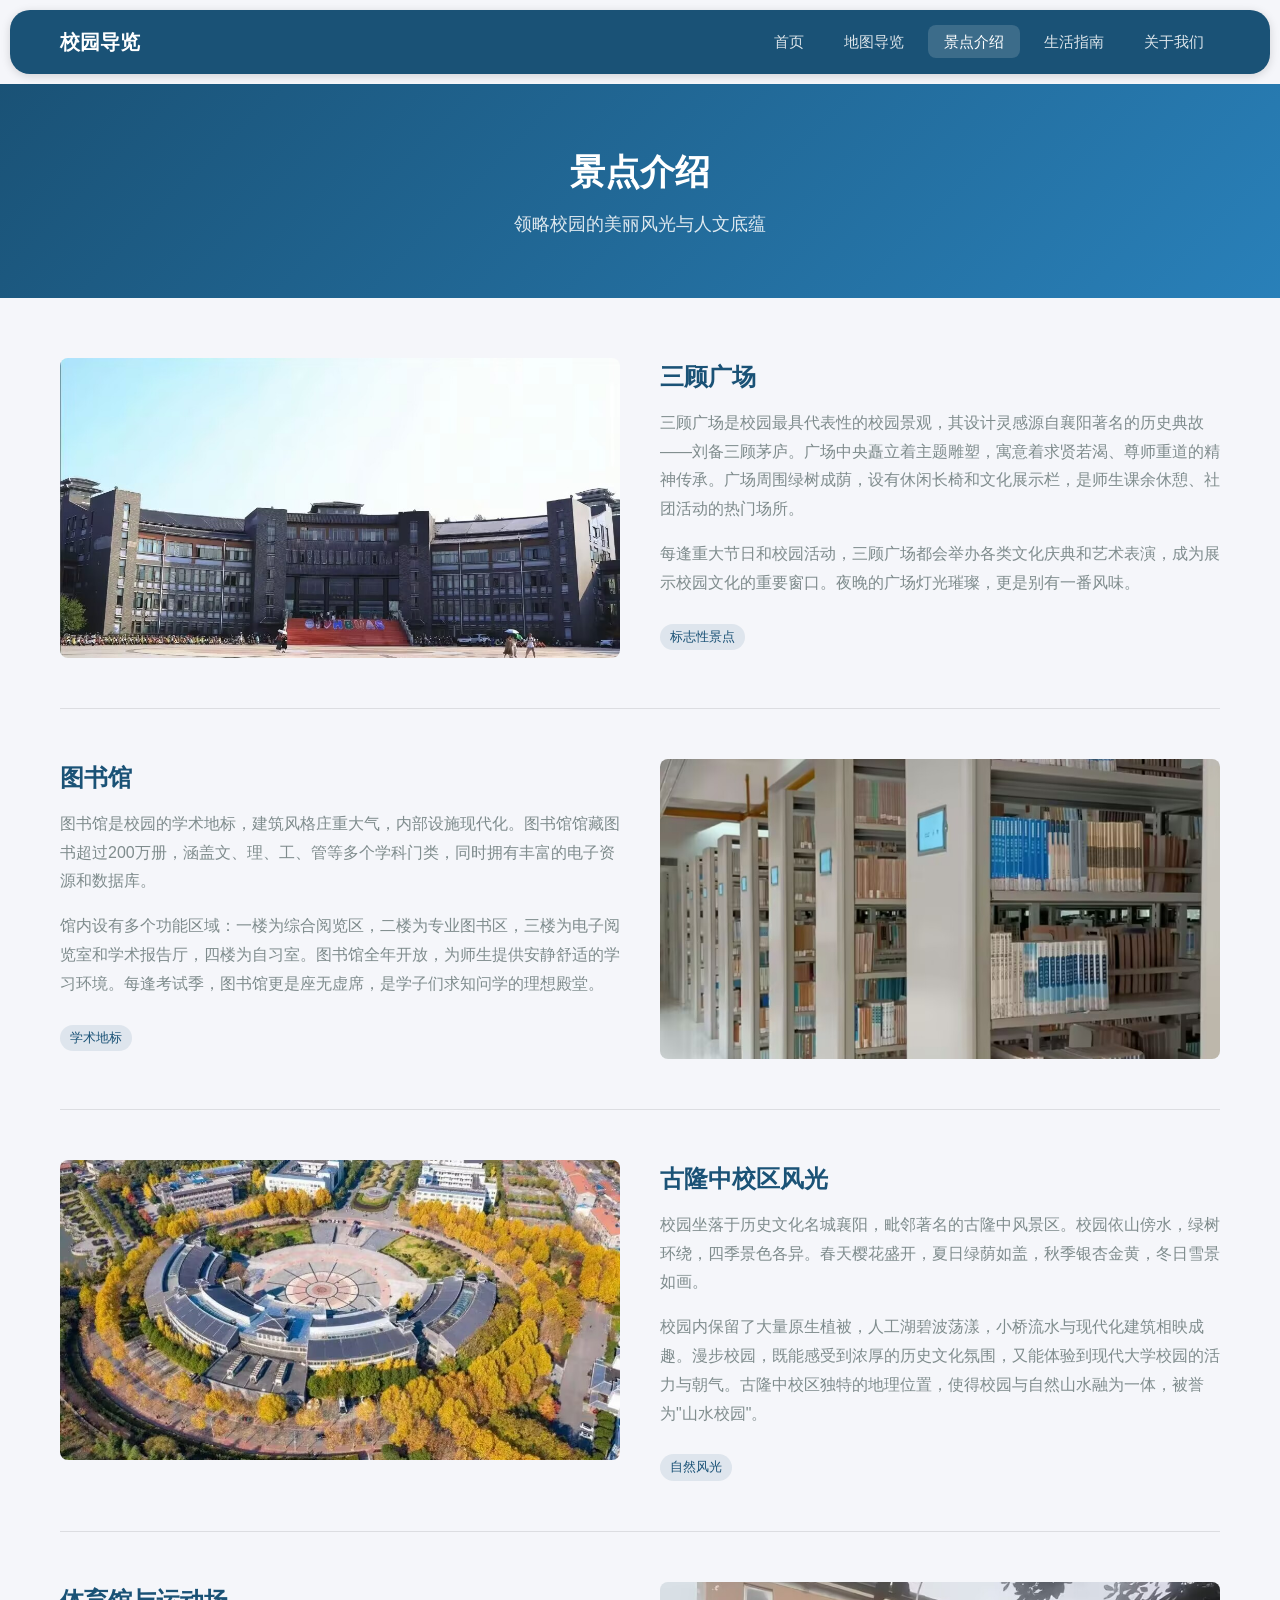
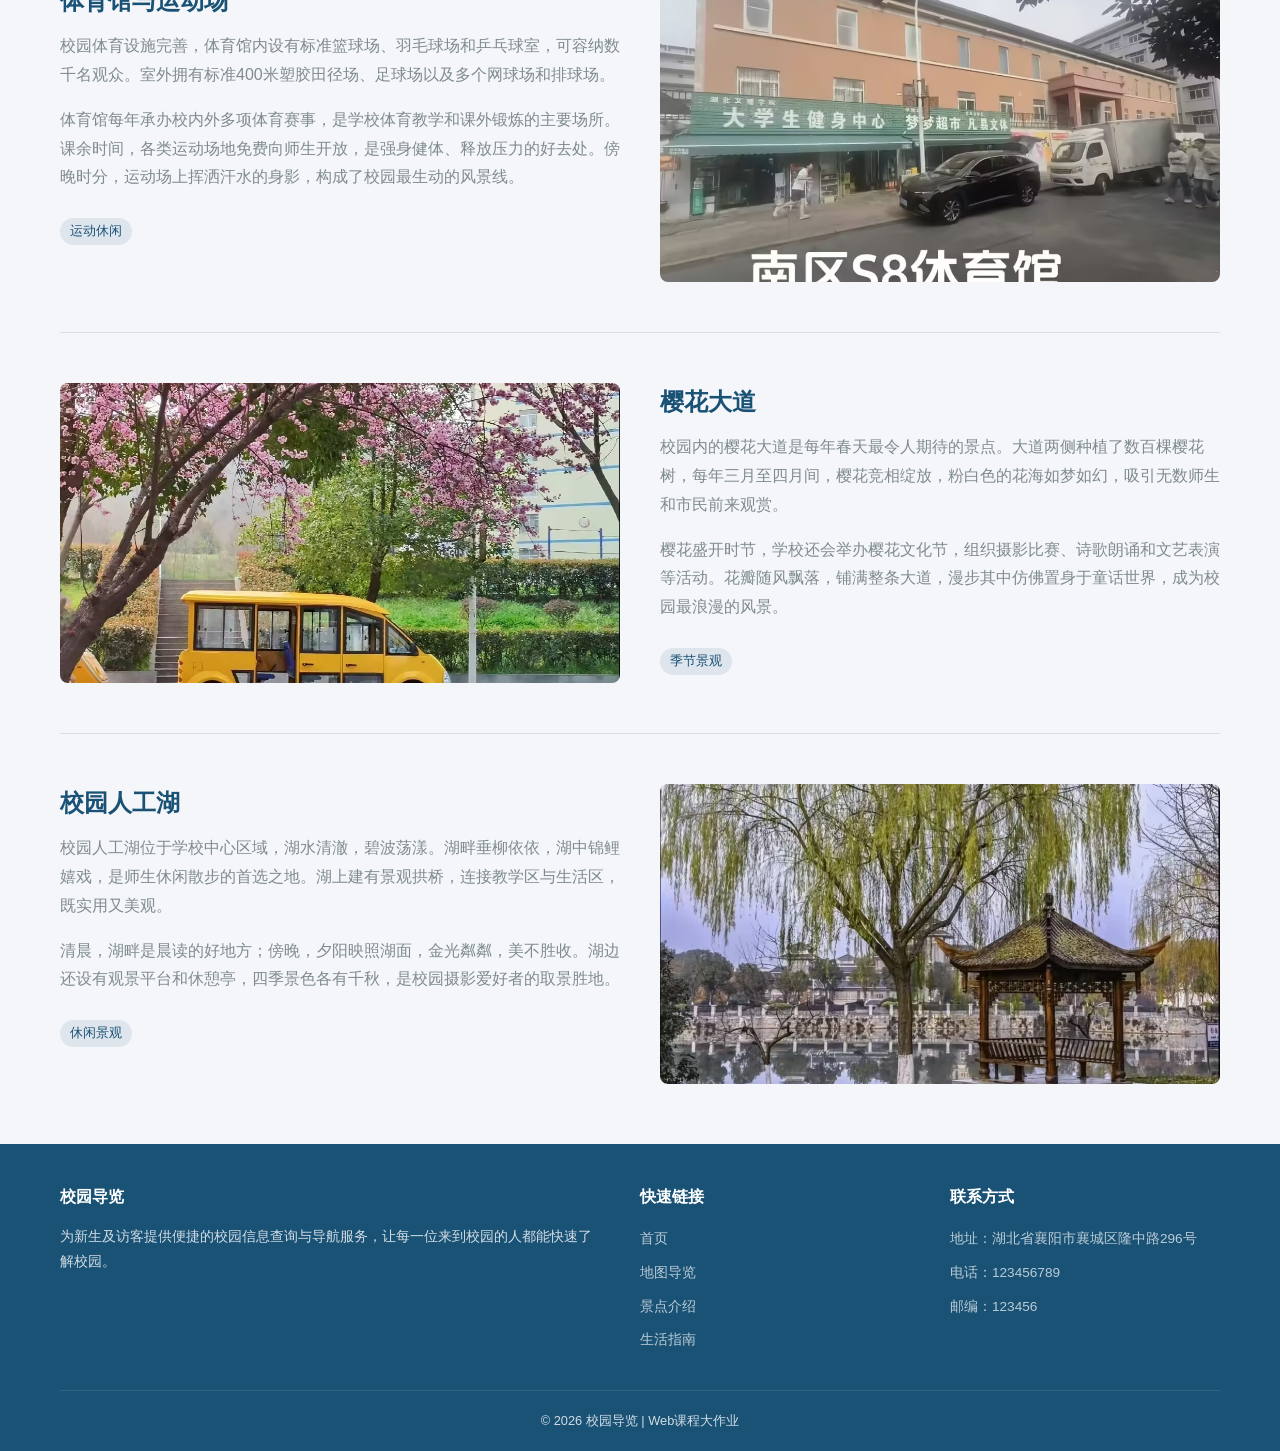
<file: 校园导览网站/spots.html>
<!DOCTYPE html>
<html lang="zh-CN">
<head>
  <meta charset="UTF-8">
  <meta name="viewport" content="width=device-width, initial-scale=1.0">
  <title>景点介绍 - 校园导览</title>
  <link rel="stylesheet" href="css/style.css">
</head>
<body>
  <header>
    <div class="header-inner">
      <a href="index.html" class="logo">
        <span>校园导览</span>
      </a>
      <button class="hamburger" aria-label="菜单">
        <span></span>
        <span></span>
        <span></span>
      </button>
      <nav>
        <ul>
          <li><a href="index.html">首页</a></li>
          <li><a href="map.html">地图导览</a></li>
          <li><a href="spots.html" class="active">景点介绍</a></li>
          <li><a href="life.html">生活指南</a></li>
          <li><a href="about.html">关于我们</a></li>
        </ul>
      </nav>
    </div>
  </header>

  <main>
    <div class="page-banner">
      <h1>景点介绍</h1>
      <p>领略校园的美丽风光与人文底蕴</p>
    </div>

    <section>
      <div class="container">
        <div class="spot-detail">
          <div class="spot-img">
            <img src="images/index-2.jpg" alt="三顾广场">
          </div>
          <div class="spot-info">
            <h3>三顾广场</h3>
            <p>三顾广场是校园最具代表性的校园景观，其设计灵感源自襄阳著名的历史典故——刘备三顾茅庐。广场中央矗立着主题雕塑，寓意着求贤若渴、尊师重道的精神传承。广场周围绿树成荫，设有休闲长椅和文化展示栏，是师生课余休憩、社团活动的热门场所。</p>
            <p>每逢重大节日和校园活动，三顾广场都会举办各类文化庆典和艺术表演，成为展示校园文化的重要窗口。夜晚的广场灯光璀璨，更是别有一番风味。</p>
            <span class="card-tag">标志性景点</span>
          </div>
        </div>

        <div class="spot-detail">
          <div class="spot-img">
            <img src="images/index-3.jpg" alt="图书馆">
          </div>
          <div class="spot-info">
            <h3>图书馆</h3>
            <p>图书馆是校园的学术地标，建筑风格庄重大气，内部设施现代化。图书馆馆藏图书超过200万册，涵盖文、理、工、管等多个学科门类，同时拥有丰富的电子资源和数据库。</p>
            <p>馆内设有多个功能区域：一楼为综合阅览区，二楼为专业图书区，三楼为电子阅览室和学术报告厅，四楼为自习室。图书馆全年开放，为师生提供安静舒适的学习环境。每逢考试季，图书馆更是座无虚席，是学子们求知问学的理想殿堂。</p>
            <span class="card-tag">学术地标</span>
          </div>
        </div>

        <div class="spot-detail">
          <div class="spot-img">
            <img src="images/spots-1.jpg" alt="古隆中校区风光">
          </div>
          <div class="spot-info">
            <h3>古隆中校区风光</h3>
            <p>校园坐落于历史文化名城襄阳，毗邻著名的古隆中风景区。校园依山傍水，绿树环绕，四季景色各异。春天樱花盛开，夏日绿荫如盖，秋季银杏金黄，冬日雪景如画。</p>
            <p>校园内保留了大量原生植被，人工湖碧波荡漾，小桥流水与现代化建筑相映成趣。漫步校园，既能感受到浓厚的历史文化氛围，又能体验到现代大学校园的活力与朝气。古隆中校区独特的地理位置，使得校园与自然山水融为一体，被誉为"山水校园"。</p>
            <span class="card-tag">自然风光</span>
          </div>
        </div>

        <div class="spot-detail">
          <div class="spot-img">
            <img src="images/map-1.jpg" alt="体育馆与运动场">
          </div>
          <div class="spot-info">
            <h3>体育馆与运动场</h3>
            <p>校园体育设施完善，体育馆内设有标准篮球场、羽毛球场和乒乓球室，可容纳数千名观众。室外拥有标准400米塑胶田径场、足球场以及多个网球场和排球场。</p>
            <p>体育馆每年承办校内外多项体育赛事，是学校体育教学和课外锻炼的主要场所。课余时间，各类运动场地免费向师生开放，是强身健体、释放压力的好去处。傍晚时分，运动场上挥洒汗水的身影，构成了校园最生动的风景线。</p>
            <span class="card-tag">运动休闲</span>
          </div>
        </div>

        <div class="spot-detail">
          <div class="spot-img">
            <img src="images/spots-2.jpg" alt="樱花大道">
          </div>
          <div class="spot-info">
            <h3>樱花大道</h3>
            <p>校园内的樱花大道是每年春天最令人期待的景点。大道两侧种植了数百棵樱花树，每年三月至四月间，樱花竞相绽放，粉白色的花海如梦如幻，吸引无数师生和市民前来观赏。</p>
            <p>樱花盛开时节，学校还会举办樱花文化节，组织摄影比赛、诗歌朗诵和文艺表演等活动。花瓣随风飘落，铺满整条大道，漫步其中仿佛置身于童话世界，成为校园最浪漫的风景。</p>
            <span class="card-tag">季节景观</span>
          </div>
        </div>

        <div class="spot-detail">
          <div class="spot-img">
            <img src="images/index-4.jpg" alt="校园人工湖">
          </div>
          <div class="spot-info">
            <h3>校园人工湖</h3>
            <p>校园人工湖位于学校中心区域，湖水清澈，碧波荡漾。湖畔垂柳依依，湖中锦鲤嬉戏，是师生休闲散步的首选之地。湖上建有景观拱桥，连接教学区与生活区，既实用又美观。</p>
            <p>清晨，湖畔是晨读的好地方；傍晚，夕阳映照湖面，金光粼粼，美不胜收。湖边还设有观景平台和休憩亭，四季景色各有千秋，是校园摄影爱好者的取景胜地。</p>
            <span class="card-tag">休闲景观</span>
          </div>
        </div>
      </div>
    </section>
  </main>

  <footer>
    <div class="footer-inner">
      <div class="footer-grid">
        <div class="footer-col">
          <h4>校园导览</h4>
          <p>为新生及访客提供便捷的校园信息查询与导航服务，让每一位来到校园的人都能快速了解校园。</p>
        </div>
        <div class="footer-col">
          <h4>快速链接</h4>
          <ul>
            <li><a href="index.html">首页</a></li>
            <li><a href="map.html">地图导览</a></li>
            <li><a href="spots.html">景点介绍</a></li>
            <li><a href="life.html">生活指南</a></li>
          </ul>
        </div>
        <div class="footer-col">
          <h4>联系方式</h4>
          <ul>
            <li><a href="#">地址：湖北省襄阳市襄城区隆中路296号</a></li>
            <li><a href="#">电话：123456789</a></li>
            <li><a href="#">邮编：123456</a></li>
          </ul>
        </div>
      </div>
      <div class="footer-bottom">
        <p>&copy; 2026 校园导览 | Web课程大作业</p>
      </div>
    </div>
  </footer>

  <button class="back-to-top" aria-label="返回顶部">&#9650;</button>
  <script src="js/main.js"></script>
</body>
</html>
</file>
<file: 校园导览网站/css/style.css>
* {
  margin: 0;
  padding: 0;
  box-sizing: border-box;
}

:root {
  --primary-color: #1a5276;
  --primary-light: #2980b9;
  --accent-color: #e67e22;
  --bg-color: #f5f6fa;
  --card-bg: #ffffff;
  --text-color: #2c3e50;
  --text-light: #7f8c8d;
  --border-color: #dcdde1;
  --shadow: 0 2px 12px rgba(0, 0, 0, 0.08);
  --radius: 8px;
  --transition: all 0.3s ease;
}

html {
  scroll-behavior: smooth;
  font-size: 16px;
}

body {
  font-family: "Microsoft YaHei", "PingFang SC", "Helvetica Neue", Arial, sans-serif;
  color: var(--text-color);
  background-color: var(--bg-color);
  line-height: 1.6;
  min-height: 100vh;
  display: flex;
  flex-direction: column;
}

a {
  text-decoration: none;
  color: inherit;
  transition: var(--transition);
}

ul, ol {
  list-style: none;
}

img {
  max-width: 100%;
  height: auto;
  display: block;
}

.container {
  width: 100%;
  max-width: 1200px;
  margin: 0 auto;
  padding: 0 20px;
}

header {
  background: var(--primary-color);
  position: sticky;
  top: 10px;
  z-index: 1000;
  box-shadow: 0 2px 10px rgba(0, 0, 0, 0.15);
  border-radius: 20px;
  margin: 10px;
}

.header-inner {
  display: flex;
  align-items: center;
  justify-content: space-between;
  padding: 0 20px;
  height: 64px;
  max-width: 1200px;
  margin: 0 auto;
}

.logo {
  display: flex;
  align-items: center;
  gap: 10px;
  color: #fff;
  font-size: 1.25rem;
  font-weight: 700;
}

.logo-icon {
  width: 36px;
  height: 36px;
  background: var(--accent-color);
  border-radius: 50%;
  display: flex;
  align-items: center;
  justify-content: center;
  font-size: 1.1rem;
  color: #fff;
}

nav ul {
  display: flex;
  gap: 8px;
}

nav ul li a {
  color: rgba(255, 255, 255, 0.85);
  padding: 8px 16px;
  border-radius: var(--radius);
  font-size: 0.95rem;
  transition: var(--transition);
}

nav ul li a:hover,
nav ul li a.active {
  background: rgba(255, 255, 255, 0.15);
  color: #fff;
}

.hamburger {
  display: none;
  flex-direction: column;
  gap: 5px;
  cursor: pointer;
  padding: 5px;
  background: none;
  border: none;
}

.hamburger span {
  width: 24px;
  height: 2px;
  background: #fff;
  border-radius: 2px;
  transition: var(--transition);
}

.hamburger.open span:nth-child(1) {
  transform: rotate(45deg) translate(5px, 5px);
}

.hamburger.open span:nth-child(2) {
  opacity: 0;
}

.hamburger.open span:nth-child(3) {
  transform: rotate(-45deg) translate(5px, -5px);
}

.page-banner {
  background: linear-gradient(135deg, var(--primary-color), var(--primary-light));
  color: #fff;
  padding: 60px 20px;
  text-align: center;
}

.page-banner h1 {
  font-size: 2.2rem;
  margin-bottom: 10px;
}

.page-banner p {
  font-size: 1.1rem;
  opacity: 0.85;
}

main {
  flex: 1;
}

section {
  padding: 60px 0;
}

.section-title {
  text-align: center;
  margin-bottom: 40px;
}

.section-title h2 {
  font-size: 1.8rem;
  color: var(--primary-color);
  margin-bottom: 10px;
  position: relative;
  display: inline-block;
}

.section-title h2::after {
  content: "";
  position: absolute;
  bottom: -8px;
  left: 50%;
  transform: translateX(-50%);
  width: 50px;
  height: 3px;
  background: var(--accent-color);
  border-radius: 2px;
}

.section-title p {
  color: var(--text-light);
  margin-top: 16px;
}

.card-grid {
  display: grid;
  grid-template-columns: repeat(auto-fill, minmax(280px, 1fr));
  gap: 24px;
}

.card {
  background: var(--card-bg);
  border-radius: var(--radius);
  overflow: hidden;
  box-shadow: var(--shadow);
  transition: var(--transition);
}

.card:hover {
  transform: translateY(-4px);
  box-shadow: 0 8px 25px rgba(0, 0, 0, 0.12);
}

.card-img {
  width: 100%;
  height: 200px;
  object-fit: cover;
  background: linear-gradient(135deg, #e0e5ec, #c8d0db);
  display: flex;
  align-items: center;
  justify-content: center;
  color: var(--text-light);
  font-size: 3rem;
  overflow: hidden;
}

.card-img img {
  width: 100%;
  height: 100%;
  object-fit: cover;
}

.card-body {
  padding: 20px;
}

.card-body h3 {
  font-size: 1.15rem;
  margin-bottom: 8px;
  color: var(--primary-color);
}

.card-body p {
  color: var(--text-light);
  font-size: 0.9rem;
  line-height: 1.6;
}

.card-tag {
  display: inline-block;
  background: rgba(26, 82, 118, 0.1);
  color: var(--primary-color);
  padding: 3px 10px;
  border-radius: 20px;
  font-size: 0.8rem;
  margin-top: 10px;
}

.btn {
  display: inline-block;
  padding: 10px 24px;
  border-radius: var(--radius);
  font-size: 0.95rem;
  cursor: pointer;
  border: none;
  transition: var(--transition);
  text-align: center;
}

.btn-primary {
  background: var(--primary-color);
  color: #fff;
}

.btn-primary:hover {
  background: var(--primary-light);
}

.btn-accent {
  background: var(--accent-color);
  color: #fff;
}

.btn-accent:hover {
  background: #d35400;
}

.btn-outline {
  background: transparent;
  border: 2px solid var(--primary-color);
  color: var(--primary-color);
}

.btn-outline:hover {
  background: var(--primary-color);
  color: #fff;
}

.carousel {
  position: relative;
  width: 100%;
  height: 450px;
  overflow: hidden;
  border-radius: var(--radius);
}

.carousel-track {
  display: flex;
  height: 100%;
  transition: transform 0.5s ease;
}

.carousel-slide {
  min-width: 100%;
  height: 100%;
  position: relative;
  display: flex;
  align-items: center;
  justify-content: center;
  color: #fff;
  font-size: 1.5rem;
}

.carousel-slide img {
  position: absolute;
  top: 0;
  left: 0;
  width: 100%;
  height: 100%;
  object-fit: cover;
}

.carousel-slide .slide-content {
  position: absolute;
  bottom: 0;
  left: 0;
  right: 0;
  padding: 40px 30px 30px;
  background: linear-gradient(transparent, rgba(0, 0, 0, 0.7));
}

.carousel-slide .slide-content h3 {
  font-size: 1.5rem;
  margin-bottom: 6px;
}

.carousel-slide .slide-content p {
  font-size: 0.95rem;
  opacity: 0.9;
}

.carousel-btn {
  position: absolute;
  top: 50%;
  transform: translateY(-50%);
  background: rgba(255, 255, 255, 0.3);
  border: none;
  color: #fff;
  width: 44px;
  height: 44px;
  border-radius: 50%;
  font-size: 1.2rem;
  cursor: pointer;
  transition: var(--transition);
  display: flex;
  align-items: center;
  justify-content: center;
  z-index: 10;
}

.carousel-btn:hover {
  background: rgba(255, 255, 255, 0.5);
}

.carousel-btn.prev {
  left: 16px;
}

.carousel-btn.next {
  right: 16px;
}

.carousel-dots {
  position: absolute;
  bottom: 16px;
  left: 50%;
  transform: translateX(-50%);
  display: flex;
  gap: 8px;
  z-index: 10;
}

.carousel-dot {
  width: 10px;
  height: 10px;
  border-radius: 50%;
  background: rgba(255, 255, 255, 0.5);
  border: none;
  cursor: pointer;
  transition: var(--transition);
}

.carousel-dot.active {
  background: #fff;
  width: 24px;
  border-radius: 5px;
}

.quick-nav {
  display: grid;
  grid-template-columns: repeat(4, 1fr);
  gap: 20px;
  margin-top: -40px;
  position: relative;
  z-index: 10;
}

.quick-nav-item {
  background: var(--card-bg);
  border-radius: var(--radius);
  padding: 24px 16px;
  text-align: center;
  box-shadow: var(--shadow);
  transition: var(--transition);
  cursor: pointer;
}

.quick-nav-item:hover {
  transform: translateY(-4px);
  box-shadow: 0 8px 25px rgba(0, 0, 0, 0.12);
}

.quick-nav-item .icon {
  width: 56px;
  height: 56px;
  margin: 0 auto 12px;
  border-radius: 50%;
  display: flex;
  align-items: center;
  justify-content: center;
  font-size: 1.5rem;
}

.quick-nav-item:nth-child(1) .icon { background: rgba(26, 82, 118, 0.1); color: var(--primary-color); }
.quick-nav-item:nth-child(2) .icon { background: rgba(230, 126, 34, 0.1); color: var(--accent-color); }
.quick-nav-item:nth-child(3) .icon { background: rgba(39, 174, 96, 0.1); color: #27ae60; }
.quick-nav-item:nth-child(4) .icon { background: rgba(142, 68, 173, 0.1); color: #8e44ad; }

.quick-nav-item h3 {
  font-size: 1rem;
  margin-bottom: 4px;
}

.quick-nav-item p {
  font-size: 0.8rem;
  color: var(--text-light);
}

.announce-list {
  display: flex;
  flex-direction: column;
  gap: 12px;
}

.announce-item {
  display: flex;
  align-items: center;
  gap: 16px;
  padding: 16px 20px;
  background: var(--card-bg);
  border-radius: var(--radius);
  box-shadow: var(--shadow);
  transition: var(--transition);
}

.announce-item:hover {
  box-shadow: 0 4px 15px rgba(0, 0, 0, 0.1);
}

.announce-date {
  flex-shrink: 0;
  text-align: center;
  padding: 8px 12px;
  background: rgba(26, 82, 118, 0.08);
  border-radius: var(--radius);
}

.announce-date .day {
  font-size: 1.4rem;
  font-weight: 700;
  color: var(--primary-color);
  line-height: 1;
}

.announce-date .month {
  font-size: 0.75rem;
  color: var(--text-light);
}

.announce-content h4 {
  font-size: 0.95rem;
  margin-bottom: 4px;
}

.announce-content p {
  font-size: 0.8rem;
  color: var(--text-light);
}

.campus-map-container {
  position: relative;
  background: var(--card-bg);
  border-radius: var(--radius);
  box-shadow: var(--shadow);
  overflow: hidden;
}

.campus-map {
  width: 100%;
  height: 550px;
  position: relative;
  background: linear-gradient(135deg, #e8f5e9, #c8e6c9);
  cursor: grab;
}

.campus-map:active {
  cursor: grabbing;
}

.map-building {
  position: absolute;
  padding: 6px 12px;
  background: var(--primary-color);
  color: #fff;
  border-radius: 4px;
  font-size: 0.75rem;
  cursor: pointer;
  transition: var(--transition);
  white-space: nowrap;
  z-index: 5;
}

.map-building:hover {
  background: var(--accent-color);
  transform: scale(1.1);
  z-index: 10;
}

.map-building.active {
  background: var(--accent-color);
  transform: scale(1.1);
  z-index: 10;
}

.map-road {
  position: absolute;
  background: #b0bec5;
  border-radius: 2px;
  z-index: 1;
}

.map-green {
  position: absolute;
  background: rgba(76, 175, 80, 0.3);
  border-radius: 50%;
  z-index: 2;
}

.map-info-panel {
  position: absolute;
  top: 16px;
  right: 16px;
  width: 280px;
  background: var(--card-bg);
  border-radius: var(--radius);
  box-shadow: 0 4px 20px rgba(0, 0, 0, 0.15);
  padding: 20px;
  z-index: 20;
  display: none;
}

.map-info-panel.show {
  display: block;
}

.map-info-panel h3 {
  color: var(--primary-color);
  margin-bottom: 8px;
  font-size: 1.1rem;
}

.map-info-panel p {
  font-size: 0.85rem;
  color: var(--text-light);
  line-height: 1.6;
}

.map-info-panel .close-btn {
  position: absolute;
  top: 10px;
  right: 12px;
  background: none;
  border: none;
  font-size: 1.2rem;
  cursor: pointer;
  color: var(--text-light);
}

.map-legend {
  position: absolute;
  bottom: 16px;
  right: 16px;
  background: rgba(255, 255, 255, 0.95);
  border-radius: var(--radius);
  padding: 12px 16px;
  z-index: 20;
  box-shadow: var(--shadow);
}

.map-legend h4 {
  font-size: 0.85rem;
  margin-bottom: 8px;
  color: var(--primary-color);
}

.map-legend-item {
  display: flex;
  align-items: center;
  gap: 8px;
  font-size: 0.75rem;
  margin-bottom: 4px;
}

.map-legend-item .dot {
  width: 12px;
  height: 12px;
  border-radius: 3px;
}

.spot-detail {
  display: grid;
  grid-template-columns: 1fr 1fr;
  gap: 40px;
  align-items: start;
  margin-bottom: 50px;
  padding-bottom: 50px;
  border-bottom: 1px solid var(--border-color);
}

.spot-detail:last-child {
  border-bottom: none;
  margin-bottom: 0;
  padding-bottom: 0;
}

.spot-detail:nth-child(even) {
  direction: rtl;
}

.spot-detail:nth-child(even) > * {
  direction: ltr;
}

.spot-img {
  width: 100%;
  height: 300px;
  border-radius: var(--radius);
  overflow: hidden;
  background: linear-gradient(135deg, #e0e5ec, #c8d0db);
  display: flex;
  align-items: center;
  justify-content: center;
  color: var(--text-light);
  font-size: 3rem;
}

.spot-img img {
  width: 100%;
  height: 100%;
  object-fit: cover;
}

.spot-info h3 {
  font-size: 1.5rem;
  color: var(--primary-color);
  margin-bottom: 12px;
}

.spot-info p {
  color: var(--text-light);
  line-height: 1.8;
  margin-bottom: 16px;
}

.life-category {
  margin-bottom: 40px;
}

.life-category h3 {
  font-size: 1.3rem;
  color: var(--primary-color);
  margin-bottom: 20px;
  padding-left: 12px;
  border-left: 4px solid var(--accent-color);
}

.life-item {
  background: var(--card-bg);
  border-radius: var(--radius);
  padding: 20px;
  box-shadow: var(--shadow);
  transition: var(--transition);
}

.life-item:hover {
  transform: translateY(-2px);
  box-shadow: 0 6px 20px rgba(0, 0, 0, 0.1);
}

.life-item h4 {
  font-size: 1.05rem;
  color: var(--primary-color);
  margin-bottom: 8px;
}

.life-item .meta {
  display: flex;
  gap: 16px;
  font-size: 0.85rem;
  color: var(--text-light);
  margin-bottom: 8px;
}

.life-item .meta span {
  display: flex;
  align-items: center;
  gap: 4px;
}

.life-item p {
  font-size: 0.9rem;
  color: var(--text-light);
  line-height: 1.6;
}

.about-content {
  display: grid;
  grid-template-columns: 1fr 1fr;
  gap: 40px;
}

.about-info h3 {
  font-size: 1.3rem;
  color: var(--primary-color);
  margin-bottom: 16px;
}

.about-info p {
  color: var(--text-light);
  line-height: 1.8;
  margin-bottom: 12px;
}

.feedback-form {
  background: var(--card-bg);
  border-radius: var(--radius);
  padding: 30px;
  box-shadow: var(--shadow);
}

.feedback-form h3 {
  font-size: 1.3rem;
  color: var(--primary-color);
  margin-bottom: 20px;
}

.form-group {
  margin-bottom: 16px;
}

.form-group label {
  display: block;
  font-size: 0.9rem;
  margin-bottom: 6px;
  color: var(--text-color);
  font-weight: 500;
}

.form-group input,
.form-group textarea,
.form-group select {
  width: 100%;
  padding: 10px 14px;
  border: 1px solid var(--border-color);
  border-radius: var(--radius);
  font-size: 0.9rem;
  font-family: inherit;
  transition: var(--transition);
  outline: none;
}

.form-group input:focus,
.form-group textarea:focus,
.form-group select:focus {
  border-color: var(--primary-light);
  box-shadow: 0 0 0 3px rgba(41, 128, 185, 0.1);
}

.form-group textarea {
  resize: vertical;
  min-height: 100px;
}

.team-grid {
  display: grid;
  grid-template-columns: repeat(auto-fill, minmax(200px, 1fr));
  gap: 24px;
  margin-top: 20px;
}

.team-member {
  text-align: center;
  padding: 20px;
  background: var(--card-bg);
  border-radius: var(--radius);
  box-shadow: var(--shadow);
}

.team-avatar {
  width: 80px;
  height: 80px;
  border-radius: 50%;
  margin: 0 auto 12px;
  background: linear-gradient(135deg, var(--primary-color), var(--primary-light));
  display: flex;
  align-items: center;
  justify-content: center;
  color: #fff;
  font-size: 1.8rem;
}

.team-member h4 {
  font-size: 1rem;
  margin-bottom: 4px;
}

.team-member p {
  font-size: 0.8rem;
  color: var(--text-light);
}

.back-to-top {
  position: fixed;
  bottom: 30px;
  right: 30px;
  width: 44px;
  height: 44px;
  background: var(--primary-color);
  color: #fff;
  border: none;
  border-radius: 50%;
  font-size: 1.2rem;
  cursor: pointer;
  box-shadow: 0 4px 12px rgba(0, 0, 0, 0.2);
  transition: var(--transition);
  opacity: 0;
  visibility: hidden;
  z-index: 999;
  display: flex;
  align-items: center;
  justify-content: center;
}

.back-to-top.show {
  opacity: 1;
  visibility: visible;
}

.back-to-top:hover {
  background: var(--primary-light);
  transform: translateY(-2px);
}

footer {
  background: var(--primary-color);
  color: rgba(255, 255, 255, 0.8);
  padding: 40px 0 20px;
  margin-top: auto;
}

.footer-inner {
  max-width: 1200px;
  margin: 0 auto;
  padding: 0 20px;
}

.footer-grid {
  display: grid;
  grid-template-columns: 2fr 1fr 1fr;
  gap: 40px;
  margin-bottom: 30px;
}

.footer-col h4 {
  color: #fff;
  font-size: 1rem;
  margin-bottom: 16px;
}

.footer-col p {
  font-size: 0.85rem;
  line-height: 1.8;
}

.footer-col ul li {
  margin-bottom: 8px;
}

.footer-col ul li a {
  font-size: 0.85rem;
  color: rgba(255, 255, 255, 0.7);
}

.footer-col ul li a:hover {
  color: #fff;
}

.footer-bottom {
  border-top: 1px solid rgba(255, 255, 255, 0.1);
  padding-top: 20px;
  text-align: center;
  font-size: 0.8rem;
}

@media (max-width: 768px) {
  .hamburger {
    display: flex;
  }

  nav {
    position: fixed;
    top: 64px;
    left: 0;
    right: 0;
    background: var(--primary-color);
    padding: 16px;
    transform: translateY(-100%);
    opacity: 0;
    transition: var(--transition);
    z-index: 999;
  }

  nav.open {
    transform: translateY(0);
    opacity: 1;
  }

  nav ul {
    flex-direction: column;
    gap: 4px;
  }

  nav ul li a {
    display: block;
    padding: 12px 16px;
  }

  .carousel {
    height: 280px;
  }

  .quick-nav {
    grid-template-columns: repeat(2, 1fr);
    margin-top: -20px;
  }

  .page-banner {
    padding: 40px 20px;
  }

  .page-banner h1 {
    font-size: 1.6rem;
  }

  .spot-detail {
    grid-template-columns: 1fr;
    gap: 20px;
  }

  .spot-detail:nth-child(even) {
    direction: ltr;
  }

  .about-content {
    grid-template-columns: 1fr;
  }

  .footer-grid {
    grid-template-columns: 1fr;
    gap: 24px;
  }

  .campus-map {
    height: 400px;
  }

  .map-info-panel {
    position: relative;
    top: auto;
    right: auto;
    width: 100%;
    margin-top: 16px;
    display: none;
  }

  .map-info-panel.show {
    display: block;
  }

  section {
    padding: 40px 0;
  }

  .section-title h2 {
    font-size: 1.4rem;
  }
}

@media (max-width: 480px) {
  .carousel {
    height: 220px;
  }

  .quick-nav {
    grid-template-columns: 1fr 1fr;
    gap: 12px;
  }

  .quick-nav-item {
    padding: 16px 12px;
  }

  .card-grid {
    grid-template-columns: 1fr;
  }

  .campus-map {
    height: 320px;
  }
}
</file>
